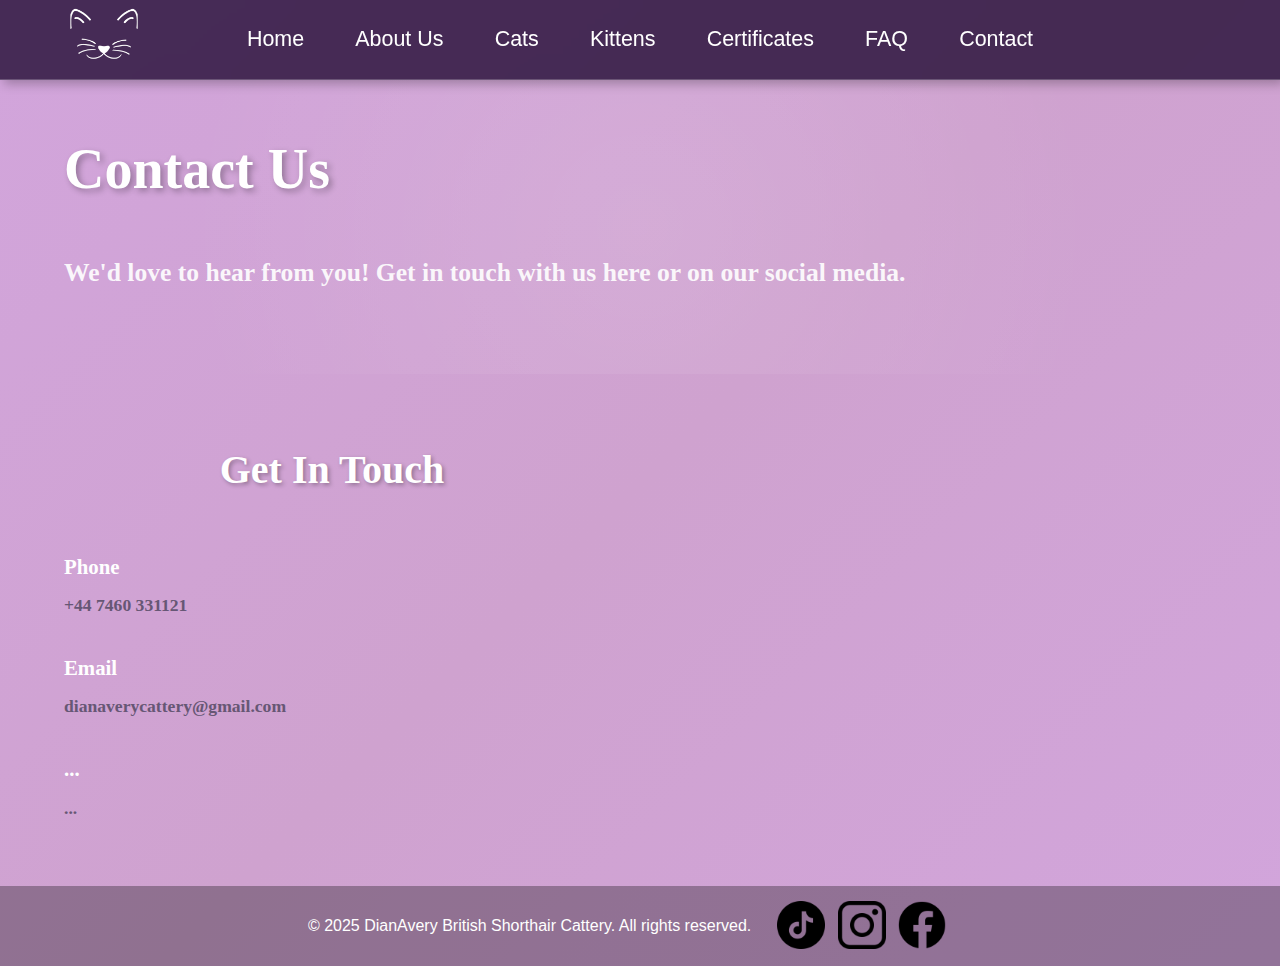
<file: contact.html>
<!DOCTYPE html>
<html lang="en">

<head>
    <meta charset="UTF-8">
    <meta name="viewport" content="width=device-width, initial-scale=1.0">
    <title>DianAvery Cattery</title>

    <link rel="stylesheet" href="css/general.css">
    <link rel="stylesheet" href="css/contact.css">
    <link rel="icon" href="media/favicon.png" type="image/x-icon">
</head>
<body>  
    <header>
        <nav>
            <div class="logo">
                <a href="/">
                <img src="media/white-favicon.png" alt="DianAvery Logo">
                </a>
            </div>
            <div class="nav-links-wrapper">
                <ul class="nav-links">
                    <li><a href="index.html">Home</a></li>
                    <li><a href="about-us.html">About Us</a></li>
                    <li><a href="cats.html">Cats</a></li>
                    <li><a href="kittens.html">Kittens</a></li>
                    <li><a href="certificates.html">Certificates</a></li>
                    <li><a href="faq.html">FAQ</a></li>
                    <li><a href="contact.html">Contact</a></li>
                </ul>
            </div>
        </nav>
    </header>
    
    <main>
        <section class="hero">
            <h1>Contact Us</h1>
            <p>We'd love to hear from you! Get in touch with us here or on our social media.</p>
        </section>

        <section class="section contact-content">
            <div class="contact-wrapper">
                <div class="contact-info">
                    <h2 class="section-title">Get In Touch</h2>
                    
                    <div class="contact-details">
                        <div class="contact-item">
                            <h3>Phone</h3>
                            <p>+44 7460 331121</p>
                        </div>
                        
                        <div class="contact-item">
                            <h3>Email</h3>
                            <p>dianaverycattery@gmail.com</p>
                        </div>

                        <div class="contact-item">
                            <h3>...</h3>
                            <p>...</p>
                        </div>
                    </div>
                </div>
                
            </div>
        </section>
    </main>
    
    <footer>
        <div class="footer-text">
            <p>
                &copy; 2025 DianAvery British Shorthair Cattery. All rights reserved.
            </p>
        </div>
    
        <div class="footer-links">
    
            <!-- Tik Tok -->
            <div class="footer-link">
                <a href="https://www.tiktok.com/@dianavery_bsh_colorpoint" target="_blank">
                    <img src="media/footer/tiktok.png" alt="Our Tik Tok Page Link">
                </a>
            </div>
    
            <!-- Instagram -->
            <div class="footer-link">
                <a href="https://www.instagram.com/dianavery_bsh_colourpoint/" target="_blank">
                    <img src="media/footer/instagram.png" alt="Our Instagram Page Link">
                </a>
            </div>
    
            <!-- Facebook -->
            <div class="footer-link">
                <a href="https://www.facebook.com/profile.php?id=100076749402494" target="_blank">
                    <img src="media/footer/facebook.png" alt="Our Facebook Page Link">
                </a>
            </div>
    
        </div>
    </footer>
</body>
    
</html>
</file>
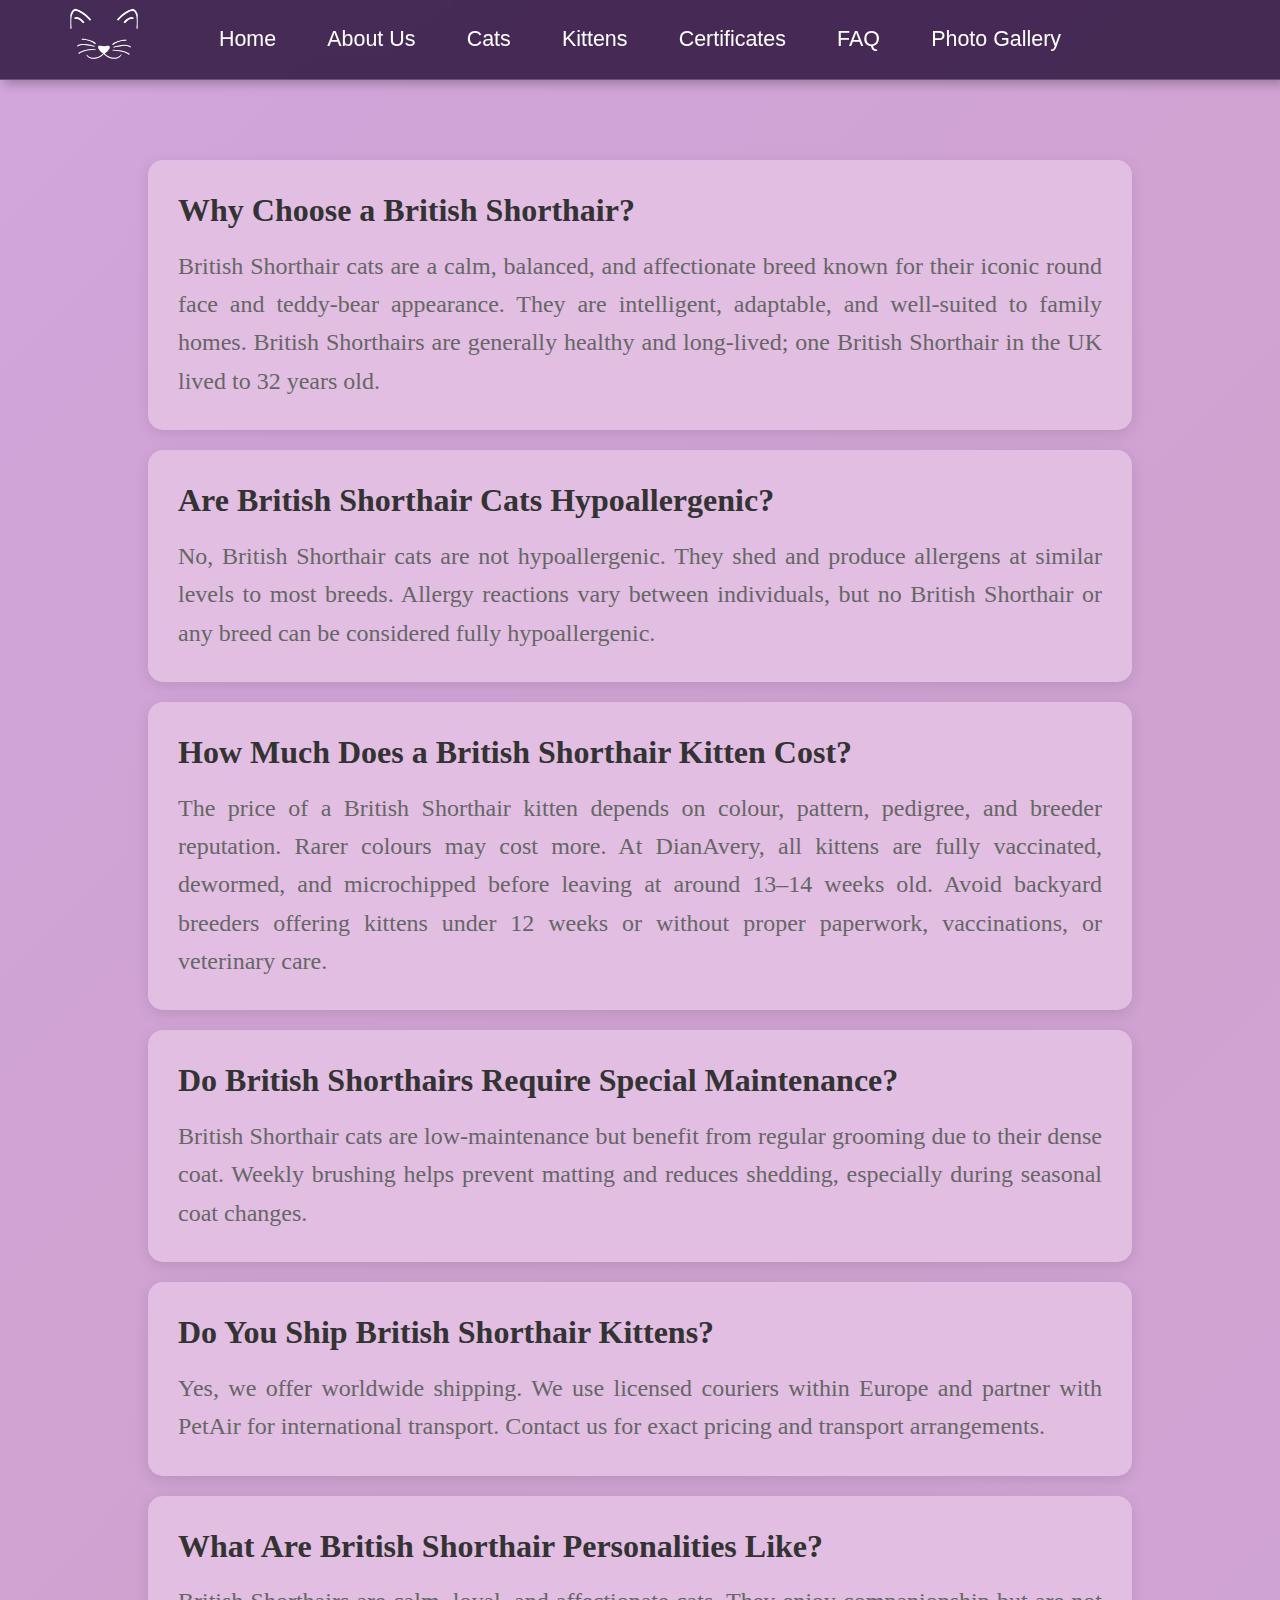
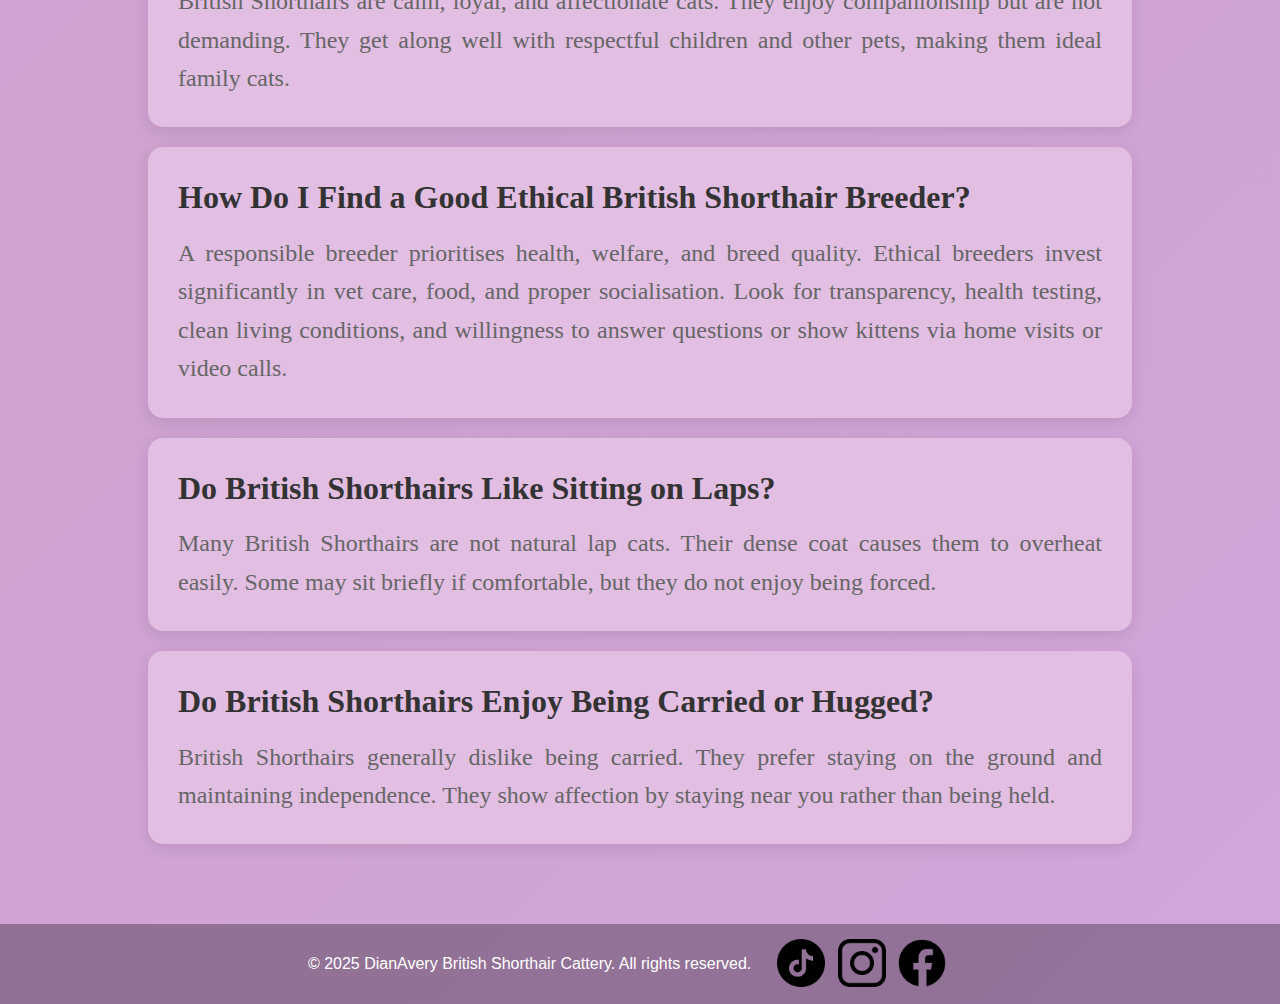
<file: faq.html>
<!DOCTYPE html>
<html lang="en">
    
<head>
    <meta charset="UTF-8">
    <meta name="viewport" content="width=device-width, initial-scale=1.0">
    <title>DianAvery Cattery - FAQ's</title>

    <link rel="stylesheet" href="css/faq.css">
    <link rel="stylesheet" href="css/general.css">
    <link rel="icon" href="media/favicon.png" type="image/x-icon">
</head>
<body>
    <header>
        <nav>
            <div class="logo">
                <a href="/">
                <img src="media/white-favicon.png" alt="DianAvery Logo">
                </a>
            </div>
            <div class="nav-links-wrapper">
                <ul class="nav-links">
                    <li><a href="index.html">Home</a></li>
                    <li><a href="about-us.html">About Us</a></li>
                    <li><a href="cats.html">Cats</a></li>
                    <li><a href="kittens.html">Kittens</a></li>
                    <li><a href="certificates.html">Certificates</a></li>
                    <li><a href="faq.html">FAQ</a></li>
                    <li><a href="gallery.html">Photo Gallery</a></li>
                </ul>
            </div>
        </nav>
    </header>

    <main>
        <section id="faq" class="section">
            <div class="container" itemscope itemtype="https://schema.org/FAQPage">
        
                <div class="faq-wrapper" itemprop="mainEntity" itemscope itemtype="https://schema.org/Question">
                    <h2 itemprop="name">Why Choose a British Shorthair?</h2>
                    <div itemprop="acceptedAnswer" itemscope itemtype="https://schema.org/Answer">
                        <p itemprop="text">
                            British Shorthair cats are a calm, balanced, and affectionate breed known for their iconic round face and teddy-bear appearance. 
                            They are intelligent, adaptable, and well-suited to family homes. 
                            British Shorthairs are generally healthy and long-lived; one British Shorthair in the UK lived to 32 years old.
                        </p>
                    </div>
                </div>
        
                <div class="faq-wrapper" itemprop="mainEntity" itemscope itemtype="https://schema.org/Question">
                    <h2 itemprop="name">Are British Shorthair Cats Hypoallergenic?</h2>
                    <div itemprop="acceptedAnswer" itemscope itemtype="https://schema.org/Answer">
                        <p itemprop="text">
                            No, British Shorthair cats are not hypoallergenic. 
                            They shed and produce allergens at similar levels to most breeds. 
                            Allergy reactions vary between individuals, but no British Shorthair or any breed can be considered fully hypoallergenic.
                        </p>
                    </div>
                </div>
        
                <div class="faq-wrapper" itemprop="mainEntity" itemscope itemtype="https://schema.org/Question">
                    <h2 itemprop="name">How Much Does a British Shorthair Kitten Cost?</h2>
                    <div itemprop="acceptedAnswer" itemscope itemtype="https://schema.org/Answer">
                        <p itemprop="text">
                            The price of a British Shorthair kitten depends on colour, pattern, pedigree, and breeder reputation. 
                            Rarer colours may cost more. At DianAvery, all kittens are fully vaccinated, dewormed, and microchipped before leaving at around 13–14 weeks old. 
                            Avoid backyard breeders offering kittens under 12 weeks or without proper paperwork, vaccinations, or veterinary care.
                        </p>
                    </div>
                </div>
        
                <div class="faq-wrapper" itemprop="mainEntity" itemscope itemtype="https://schema.org/Question">
                    <h2 itemprop="name">Do British Shorthairs Require Special Maintenance?</h2>
                    <div itemprop="acceptedAnswer" itemscope itemtype="https://schema.org/Answer">
                        <p itemprop="text">
                            British Shorthair cats are low-maintenance but benefit from regular grooming due to their dense coat. 
                            Weekly brushing helps prevent matting and reduces shedding, especially during seasonal coat changes.
                        </p>
                    </div>
                </div>
        
                <div class="faq-wrapper" itemprop="mainEntity" itemscope itemtype="https://schema.org/Question">
                    <h2 itemprop="name">Do You Ship British Shorthair Kittens?</h2>
                    <div itemprop="acceptedAnswer" itemscope itemtype="https://schema.org/Answer">
                        <p itemprop="text">
                            Yes, we offer worldwide shipping. We use licensed couriers within Europe and partner with PetAir for international transport. 
                            Contact us for exact pricing and transport arrangements.
                        </p>
                    </div>
                </div>
        
                <div class="faq-wrapper" itemprop="mainEntity" itemscope itemtype="https://schema.org/Question">
                    <h2 itemprop="name">What Are British Shorthair Personalities Like?</h2>
                    <div itemprop="acceptedAnswer" itemscope itemtype="https://schema.org/Answer">
                        <p itemprop="text">
                            British Shorthairs are calm, loyal, and affectionate cats. 
                            They enjoy companionship but are not demanding. 
                            They get along well with respectful children and other pets, making them ideal family cats.
                        </p>
                    </div>
                </div>
        
                <div class="faq-wrapper" itemprop="mainEntity" itemscope itemtype="https://schema.org/Question">
                    <h2 itemprop="name">How Do I Find a Good Ethical British Shorthair Breeder?</h2>
                    <div itemprop="acceptedAnswer" itemscope itemtype="https://schema.org/Answer">
                        <p itemprop="text">
                            A responsible breeder prioritises health, welfare, and breed quality. 
                            Ethical breeders invest significantly in vet care, food, and proper socialisation. 
                            Look for transparency, health testing, clean living conditions, and willingness to answer questions or show kittens via home visits or video calls.
                        </p>
                    </div>
                </div>
        
                <div class="faq-wrapper" itemprop="mainEntity" itemscope itemtype="https://schema.org/Question">
                    <h2 itemprop="name">Do British Shorthairs Like Sitting on Laps?</h2>
                    <div itemprop="acceptedAnswer" itemscope itemtype="https://schema.org/Answer">
                        <p itemprop="text">
                            Many British Shorthairs are not natural lap cats. Their dense coat causes them to overheat easily. 
                            Some may sit briefly if comfortable, but they do not enjoy being forced.
                        </p>
                    </div>
                </div>
        
                <div class="faq-wrapper" itemprop="mainEntity" itemscope itemtype="https://schema.org/Question">
                    <h2 itemprop="name">Do British Shorthairs Enjoy Being Carried or Hugged?</h2>
                    <div itemprop="acceptedAnswer" itemscope itemtype="https://schema.org/Answer">
                        <p itemprop="text">
                            British Shorthairs generally dislike being carried. 
                            They prefer staying on the ground and maintaining independence. 
                            They show affection by staying near you rather than being held.
                        </p>
                    </div>
                </div>
                
            </div>
        </section>
    </main>
                    
    <footer>
        <div class="footer-text">
            <p>
                &copy; 2025 DianAvery British Shorthair Cattery. All rights reserved.
            </p>
        </div>
    
        <div class="footer-links">
    
            <!-- Tik Tok -->
            <div class="footer-link">
                <a href="https://www.tiktok.com/@dianavery_bsh_colorpoint" target="_blank">
                    <img src="media/footer/tiktok.png" alt="Our Tik Tok Page Link">
                </a>
            </div>
    
            <!-- Instagram -->
            <div class="footer-link">
                <a href="https://www.instagram.com/dianavery_bsh_colourpoint/" target="_blank">
                    <img src="media/footer/instagram.png" alt="Our Instagram Page Link">
                </a>
            </div>
    
            <!-- Facebook -->
            <div class="footer-link">
                <a href="https://www.facebook.com/profile.php?id=100076749402494" target="_blank">
                    <img src="media/footer/facebook.png" alt="Our Facebook Page Link">
                </a>
            </div>
    
        </div>
    </footer>

</body>

</html>
</file>
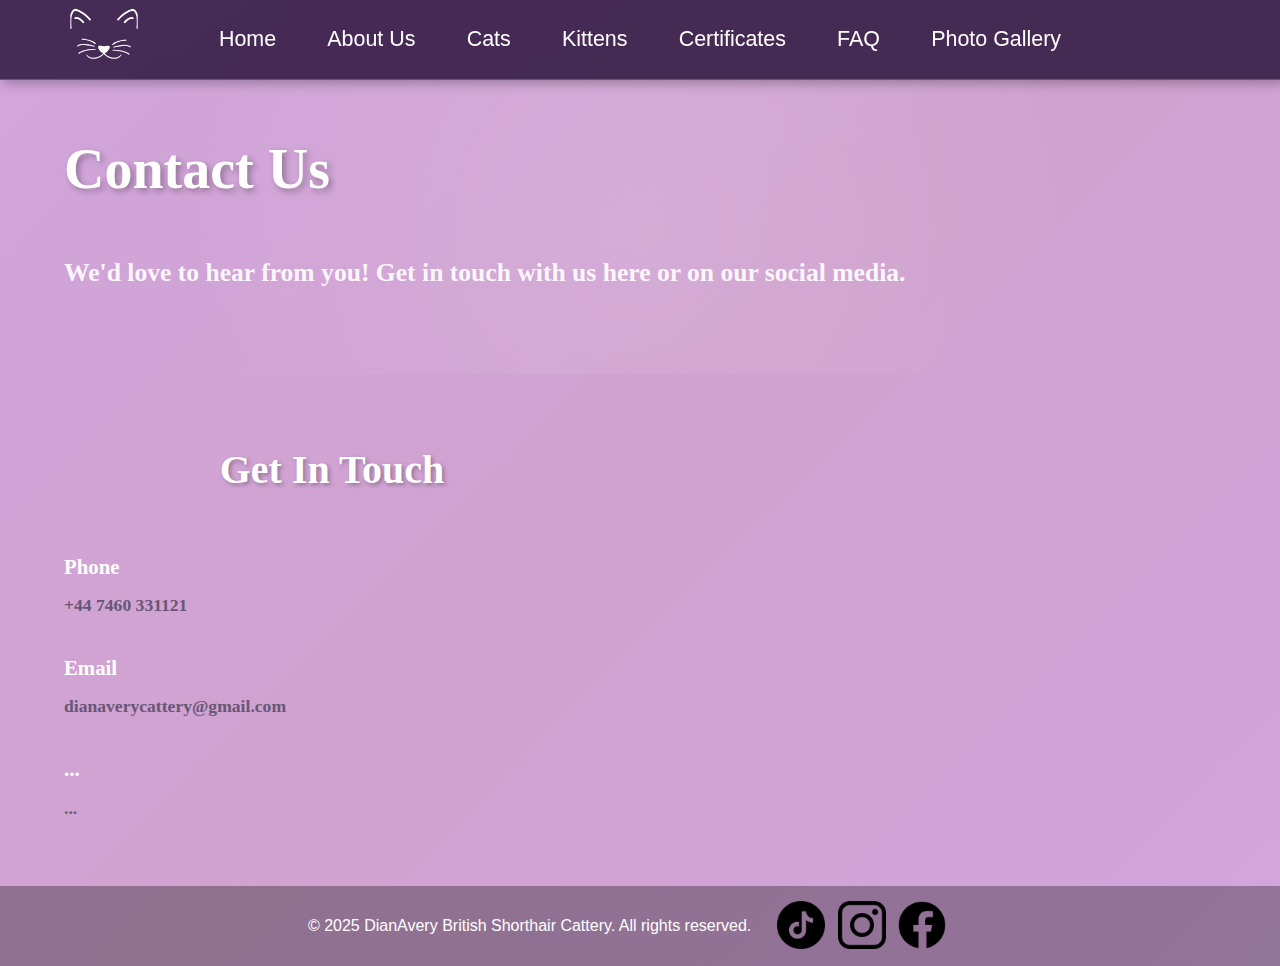
<file: gallery.html>
<!DOCTYPE html>
<html lang="en">

<head>
    <meta charset="UTF-8">
    <meta name="viewport" content="width=device-width, initial-scale=1.0">
    <title>DianAvery Cattery</title>

    <link rel="stylesheet" href="css/general.css">
    <link rel="stylesheet" href="css/contact.css">
    <link rel="icon" href="media/favicon.png" type="image/x-icon">
</head>
<body>  
    <header>
        <nav>
            <div class="logo">
                <a href="/">
                <img src="media/white-favicon.png" alt="DianAvery Logo">
                </a>
            </div>
            <div class="nav-links-wrapper">
                <ul class="nav-links">
                    <li><a href="index.html">Home</a></li>
                    <li><a href="about-us.html">About Us</a></li>
                    <li><a href="cats.html">Cats</a></li>
                    <li><a href="kittens.html">Kittens</a></li>
                    <li><a href="certificates.html">Certificates</a></li>
                    <li><a href="faq.html">FAQ</a></li>
                    <li><a href="gallery.html">Photo Gallery</a></li>
                </ul>
            </div>
        </nav>
    </header>
    
    <main>
        <section class="hero">
            <h1>Contact Us</h1>
            <p>We'd love to hear from you! Get in touch with us here or on our social media.</p>
        </section>

        <section class="section contact-content">
            <div class="contact-wrapper">
                <div class="contact-info">
                    <h2 class="section-title">Get In Touch</h2>
                    
                    <div class="contact-details">
                        <div class="contact-item">
                            <h3>Phone</h3>
                            <p>+44 7460 331121</p>
                        </div>
                        
                        <div class="contact-item">
                            <h3>Email</h3>
                            <p>dianaverycattery@gmail.com</p>
                        </div>

                        <div class="contact-item">
                            <h3>...</h3>
                            <p>...</p>
                        </div>
                    </div>
                </div>
                
            </div>
        </section>
    </main>
    
    <footer>
        <div class="footer-text">
            <p>
                &copy; 2025 DianAvery British Shorthair Cattery. All rights reserved.
            </p>
        </div>
    
        <div class="footer-links">
    
            <!-- Tik Tok -->
            <div class="footer-link">
                <a href="https://www.tiktok.com/@dianavery_bsh_colorpoint" target="_blank">
                    <img src="media/footer/tiktok.png" alt="Our Tik Tok Page Link">
                </a>
            </div>
    
            <!-- Instagram -->
            <div class="footer-link">
                <a href="https://www.instagram.com/dianavery_bsh_colourpoint/" target="_blank">
                    <img src="media/footer/instagram.png" alt="Our Instagram Page Link">
                </a>
            </div>
    
            <!-- Facebook -->
            <div class="footer-link">
                <a href="https://www.facebook.com/profile.php?id=100076749402494" target="_blank">
                    <img src="media/footer/facebook.png" alt="Our Facebook Page Link">
                </a>
            </div>
    
        </div>
    </footer>
</body>
    
</html>
</file>
<file: css/general.css>
* {
    margin: 0;
    padding: 0;
    box-sizing: border-box;
    transition: all ease 0.3s;
}

body {
    font-family: "Baskervville", serif;
    background: linear-gradient(135deg, #d2a5dc 0%, #cfa2cf 50%, #d2a5dc 100%);
    color: white;
    line-height: 1.6;
    min-height: 100vh;
    display: flex;
    flex-direction: column;
}

header {
    font-family: 'Segoe UI', Tahoma, Geneva, Verdana, sans-serif;
    background: rgba(29, 7, 47, 0.772);
    backdrop-filter: blur(10px);
    position: sticky;

    display: flex;
    align-items: center;
    justify-content: space-between;
    top: 0;
    padding: 0 2.5vw;

    box-shadow: 4px 4px 10px rgba(0, 0, 0, 0.25);
    border-bottom: 1px solid rgba(255, 255, 255, 0.2);
    z-index: 100;
}

nav {
    height: 100%;
    display: flex;
    align-items: center;
    width: 100%;
}

.logo {
    width: 8vw;
    font-weight: bold;
    text-shadow: 2px 2px 4px rgba(0, 0, 0, 0.3);
    position: absolute !important;
    left: 5% !important;
}

.logo img {
    width: 100%;
}

.logo a {
    width: 100%;
    height: 100%;
}

.nav-links-wrapper {
    display: flex;
    width: 100%;
    justify-content: center;
    align-items: center;
}

.nav-links {
    display: flex;
    list-style: none;
    gap: 1.5vw;
}

.nav-links a {
    color: white;
    width: 10rem;
    text-decoration: none;
    font-weight: 500;
    transition: all 0.3s ease;
    padding: 1rem 1rem;
    align-items: center;
    border-radius: 20px;
    font-size: 1.675vw;

    white-space: nowrap;
    overflow: hidden;
    text-overflow: ellipsis;
}

.nav-links a:hover {
    background: rgba(255, 255, 255, 0.2);
}

.hero-cats-container {
    margin: 0;
    display: flex;
    align-items: center;
}

.hero {
    flex: 1;
    display: flex;
    flex-direction: column;
    justify-content: center;
    padding: 5vh 5vw;
    background: radial-gradient(circle at center, rgba(255, 255, 255, 0.1) 0%, transparent 70%);
}

.hero h1 {
    font-weight: 900;
    font-size: 3.5rem;
    margin-bottom: 1rem;
    text-shadow: 3px 3px 6px rgba(0, 0, 0, 0.3);
    animation: fadeInUp 1s ease-out;
}

.hero p {
    margin-top: 2vh;
    line-height: 3rem;
    font-weight: 550;
    font-size: 1.6rem;
    margin-bottom: 2rem;
    opacity: 0.9;
    animation: fadeInUp 1s ease-out;
}

.section {
    padding: 4rem 0;
}

.section-div {
    height: 100vh;
}

.cats {
    flex: 1;
    max-width: 50%;
    height: 80vh;
    display: flex;
    padding: 4rem;
}

.cats-wrapper {
    display: flex;
    justify-content: center;
    align-items: center;
    height: 100%;
    width: 100%;
    gap: 5vw;
}

.cats img {
    animation: fadeInUp 1s ease-out;
    border: 10px solid rgba(143, 143, 143, 0.613);
    border-radius: 15%;
    object-fit: cover;
    width: 100%;
    height: 100%;
    margin: 0;
}

.cats img:hover {
    transform: scale(1.05);
}

.section-title {
    text-align: center;
    font-size: 2.5rem;
    margin-bottom: 3rem;
    text-shadow: 2px 2px 4px rgba(0, 0, 0, 0.3);
}

footer {
    font-family: 'Segoe UI', Tahoma, Geneva, Verdana, sans-serif;
    margin-top: auto;
    background: rgba(0, 0, 0, 0.3);

    display: flex;
    text-align: center;
    justify-content: center;

    height: 5rem;
}

.footer-text {
    height: 100%;
    display: flex;
    align-items: center;
    margin: 0;
}

.footer-links {
    height: 100%;
    display: flex;
    padding: 0 2vw;
    gap: 1vw;
    align-items: center;
}

.footer-link {
    height: 75%;
    display: flex;
    align-items: center;
}

.footer-link a img {
    width: 3rem;
    height: 100%;
    transform: translateY(3px);
}

.footer-link a img:hover {
    transform: translateY(-2px);
}

@keyframes fadeInUp {
    from {
        opacity: 0;
        transform: translateY(30px);
    }

    to {
        opacity: 1;
        transform: translateY(0);
    }
}

@media (max-width: 644px) {
    .nav-links {
        display: flex;
        flex-direction: column;
        align-items: center;
        gap: 0.25rem;
    }

    .nav-row {
        display: grid;
        justify-content: center;
        gap: 1rem;
    }

    .nav-row.top a,
    .nav-row.bottom a {
        width: 10rem;
    }

    header {
        height: 5rem;
    }
}

@media (max-width: 418px) {
    .nav-links a {
        font-size: 0.7rem;
    }

    .cats {
        height: 30vh;
    }

    header {
        width: 100vw;
    }
}

@media (min-width: 419px) and (max-width: 528px) {
    .nav-links a {
        font-size: 0.8rem;
    }

    .cats {
        height: 35vh;
        padding: 1rem;
    }
}

@media (min-width: 529px) and (max-width: 637px) {
    header {
        height: 10vh;
    }

    .cats img {
        object-fit: contain;
    }

    .nav-links a {
        font-size: 0.8rem;
    }

    .footer-text p {
        font-size: 0.9rem;
    }

    .cats {
        max-width: 100%;
        height: 40vh;
        padding: 1.5rem;
    }
}

@media (min-width: 638px) and (max-width: 767px) {
    .nav-links a {
        font-size: 0.8rem;
    }

    .footer-link a img {
        transform: scale(0.7) translateY(5px);
    }

    header {
        height: 4rem;
    }
}

@media (max-width: 868px) {
    .logo {
        display: none;
    }
}

@media (min-width: 768px) and (max-width: 999px) {
    .nav-links {
        gap: 0.5vw;
    }

    .nav-links a {
        font-size: 1rem;
    }

    .hero h1 {
        font-size: 2.5rem;
    }

    .cats-grid {
        grid-template-columns: 1fr;
    }

    .cats img {
        object-fit: contain;
    }

    .cats-wrapper {
        width: 80%;
    }

    header {
        height: 3rem;
    }

    .logo {
        width: 3rem;
    }

    .cats {
        height: 50vh;
        padding: 2rem;
    }

    .hero p {
        font-size: 1.1rem;
        line-height: 2rem;
    }
}

@media (min-width: 1000px) and (max-width: 1199px) {
    .cats {
        height: 60vh;
    }

    .hero-cats-container {
        flex-direction: column;
    }

    .cats {
        max-width: 100%;
        height: 60vh;
    }

    .hero p {
        line-height: 2.5rem;
    }

    header {
        height: 4rem;
    }

    .logo {
        width: 3.5rem;
    }
}

@media (min-width: 1200px) and (max-width: 1399px) {
    .cats {
        height: 70vh;
    }

    header {
        height: 5rem;
    }

    .logo {
        width: 5rem;
    }
}

@media (min-width: 1400px) and (max-width: 2399px) {
    header {
        height: 5.5rem;
    }

    .logo {
        width: 6.5rem;
    }
}

@media (min-width: 2400px) {
    header {
        height: 6rem;
    }

    .logo {
        width: 7rem;
    }
}

/* Zooming Feature */

.viewable-img {
    cursor: zoom-in;
}

.image-modal {
    display: none;
    position: fixed;
    z-index: 9999;
    left: 0;
    top: 0;
    width: 100vw;
    height: 100vh;
    background-color: rgba(0, 0, 0, 0.85);
    justify-content: center;
    align-items: center;
}

.image-modal.show {
    display: flex;
}

.image-modal img {
    max-width: 90%;
    max-height: 90%;
    box-shadow: 0 0 20px black;
}

.image-modal-close {
    position: absolute;
    top: 20px;
    right: 30px;
    font-size: 30px;
    color: white;
    cursor: pointer;

}

strong {
    font-weight: 900;
}

#about-out-kittens-text {
    transform: translateY(-10vh);

}
</file>
<file: css/contact.css>
.contact-content {
    padding: 4rem 5vw;
}

.contact-wrapper {
    display: grid;
    grid-template-columns: 1fr 1fr;
    gap: 5rem;
    max-width: 1200px;
    margin: 0 auto;
}

.contact-details {
    display: flex;
    flex-direction: column;
    gap: 2rem;
}

.contact-item h3 {
    font-size: 1.3rem;
    margin-bottom: 0.5rem;
    color: white;
    font-weight: 600;
}

.contact-item p {
    font-size: 1.1rem;
    opacity: 0.9;
    line-height: 1.6;
    color: #5b4f6b;
    font-weight: 600;
}

.contact-form {
    background: rgba(255, 255, 255, 0.1);
    padding: 2.5rem;
    border-radius: 15px;
    backdrop-filter: blur(10px);
    border: 1px solid rgba(255, 255, 255, 0.2);
}

.contact-form h3 {
    font-size: 1.5rem;
    margin-bottom: 2rem;
    text-align: center;
    color: white;
}

.form-group {
    margin-bottom: 1.5rem;
}

.form-group label {
    display: block;
    margin-bottom: 0.5rem;
    font-weight: 500;
    color: white;
}

.form-group input,
.form-group select,
.form-group textarea {
    width: 100%;
    padding: 0.8rem;
    border: 1px solid rgba(255, 255, 255, 0.3);
    border-radius: 8px;
    background: rgba(255, 255, 255, 0.1);
    color: white;
    font-size: 1rem;
    transition: all 0.3s ease;
}

.form-group input::placeholder,
.form-group textarea::placeholder {
    color: rgba(255, 255, 255, 0.6);
}

.form-group input:focus,
.form-group select:focus,
.form-group textarea:focus {
    outline: none;
    border-color: rgba(255, 255, 255, 0.6);
    background: rgba(255, 255, 255, 0.15);
}

.form-group select option {
    background: #2d1b47;
    color: white;
}

.submit-btn {
    width: 100%;
    padding: 1rem;
    background: rgba(255, 255, 255, 0.2);
    border: 1px solid rgba(255, 255, 255, 0.3);
    border-radius: 8px;
    color: white;
    font-size: 1.1rem;
    font-weight: 600;
    cursor: pointer;
    transition: all 0.3s ease;
}

.submit-btn:hover {
    background: rgba(255, 255, 255, 0.3);
    transform: translateY(-2px);
}

@media (max-width: 768px) {
    .contact-wrapper {
        grid-template-columns: 1fr;
        gap: 3rem;
    }

    .contact-content {
        padding: 2rem 5vw;
    }

    .contact-form {
        padding: 2rem;
    }
}
</file>
<file: css/faq.css>
#faq {
    padding: 80px 0;
}

.container {
    width: 80vw;
    margin-left: 10vw;
    padding: 0 20px;
}

.faq-wrapper {
    background: #e1bee2;
    border-radius: 15px;
    padding: 30px;
    margin-bottom: 20px;
    box-shadow: 0 4px 15px rgba(0, 0, 0, 0.1);
    transition: transform 0.3s ease, box-shadow 0.3s ease;
}

.faq-wrapper:hover {
    transform: translateY(-5px);
    box-shadow: 0 8px 25px rgba(0, 0, 0, 0.15);
}

.faq-wrapper:last-child {
    margin-bottom: 0;
}

.faq-wrapper h2 {
    color: #333;
    font-size: 2em;
    font-weight: 600;
    margin: 0 0 15px 0;
    line-height: 1.3;
}

.faq-wrapper p {
    color: #666;
    font-size: 1.5em;
    line-height: 1.6;
    margin: 0;
    text-align: justify;
}

/* Responsive design */
@media (max-width: 768px) {
    #faq {
        padding: 50px 0;
    }
    
    .container {
        padding: 0 15px;
    }
    
    .faq-wrapper {
        padding: 25px 20px;
        margin-bottom: 15px;
    }
    
    .faq-wrapper h2 {
        font-size: 1.3em;
    }
    
    .faq-wrapper p {
        font-size: 0.95em;
    }
}

@media (max-width: 480px) {
    .faq-wrapper {
        padding: 20px 15px;
    }
    
    .faq-wrapper h2 {
        font-size: 1.2em;
        margin-bottom: 12px;
    }
}
</file>
